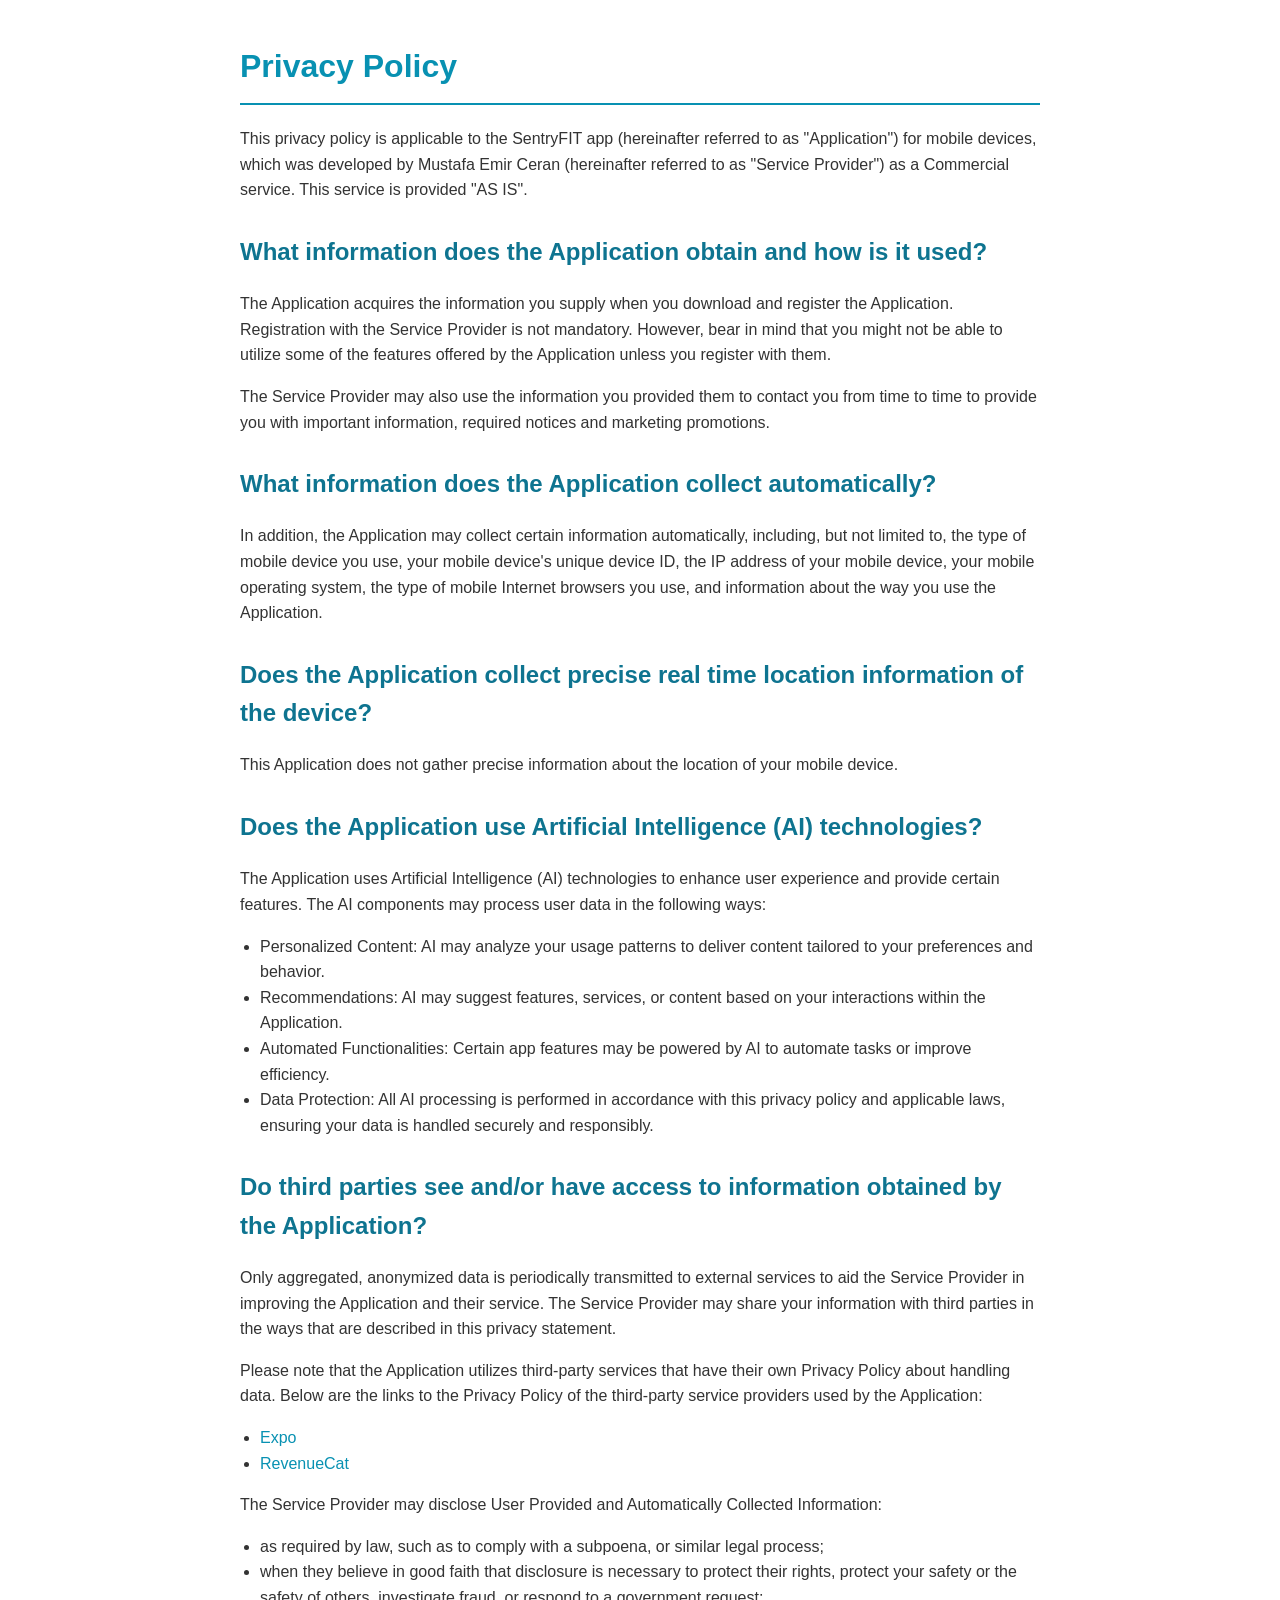
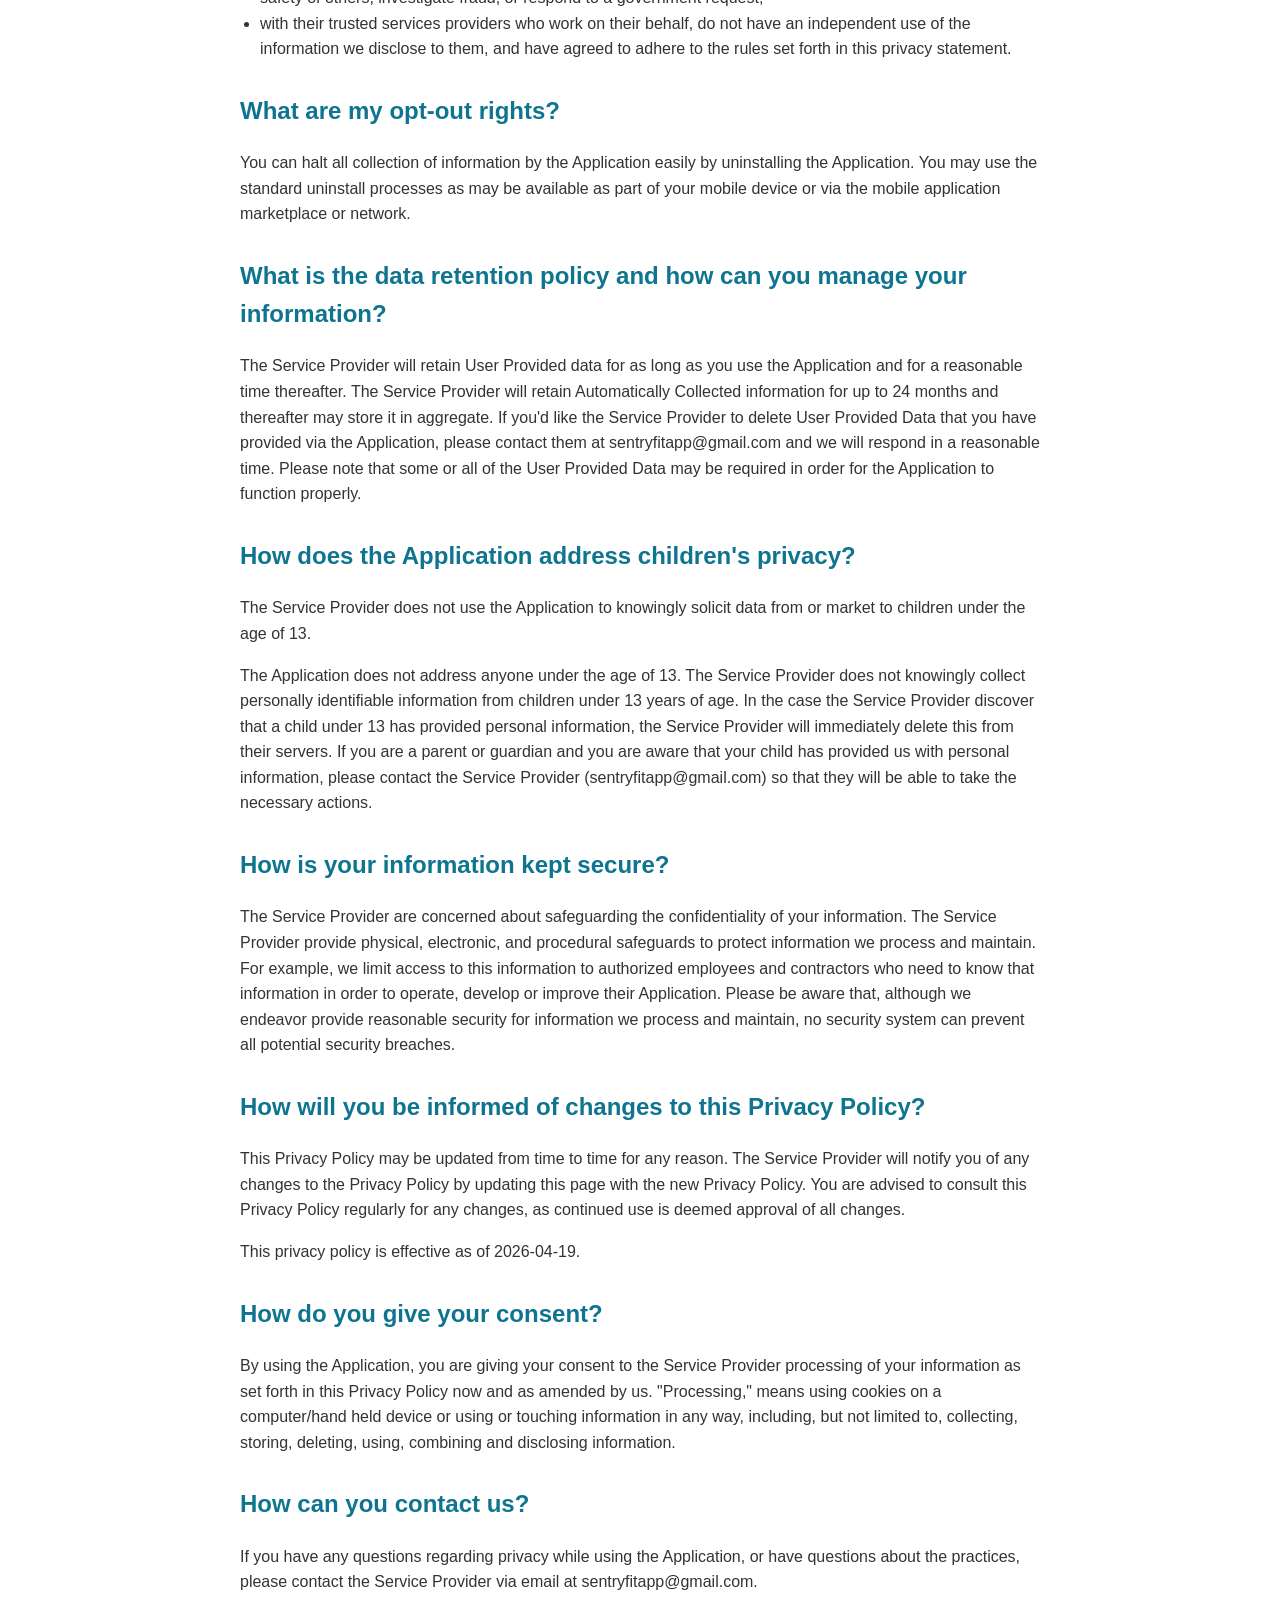
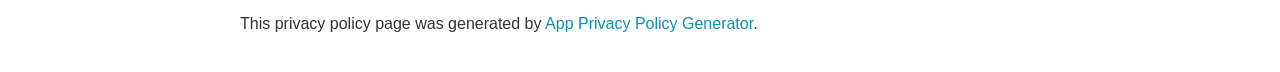
<file: legal/privacy.html>
<!DOCTYPE html>
<html>
<head>
    <meta charset="utf-8">
    <meta name="viewport" content="width=device-width, initial-scale=1">
    <title>Privacy Policy - SentryFIT</title>
    <style>
        body { font-family: -apple-system, BlinkMacSystemFont, "Segoe UI", Roboto, sans-serif; max-width: 800px; margin: 0 auto; padding: 20px; line-height: 1.6; color: #333; }
        h1 { color: #0891B2; border-bottom: 2px solid #0891B2; padding-bottom: 10px; }
        h2 { color: #0E7490; margin-top: 30px; }
        ul { padding-left: 20px; }
        a { color: #0891B2; text-decoration: none; }
        a:hover { text-decoration: underline; }
    </style>
</head>
<body>
    <h1>Privacy Policy</h1>

    <p>This privacy policy is applicable to the SentryFIT app (hereinafter referred to as "Application") for mobile devices, which was developed by Mustafa Emir Ceran (hereinafter referred to as "Service Provider") as a Commercial service. This service is provided "AS IS".</p>

    <h2>What information does the Application obtain and how is it used?</h2>
    <p>The Application acquires the information you supply when you download and register the Application. Registration with the Service Provider is not mandatory. However, bear in mind that you might not be able to utilize some of the features offered by the Application unless you register with them.</p>
    <p>The Service Provider may also use the information you provided them to contact you from time to time to provide you with important information, required notices and marketing promotions.</p>

    <h2>What information does the Application collect automatically?</h2>
    <p>In addition, the Application may collect certain information automatically, including, but not limited to, the type of mobile device you use, your mobile device's unique device ID, the IP address of your mobile device, your mobile operating system, the type of mobile Internet browsers you use, and information about the way you use the Application.</p>

    <h2>Does the Application collect precise real time location information of the device?</h2>
    <p>This Application does not gather precise information about the location of your mobile device.</p>

    <h2>Does the Application use Artificial Intelligence (AI) technologies?</h2>
    <p>The Application uses Artificial Intelligence (AI) technologies to enhance user experience and provide certain features. The AI components may process user data in the following ways:</p>
    <ul>
        <li>Personalized Content: AI may analyze your usage patterns to deliver content tailored to your preferences and behavior.</li>
        <li>Recommendations: AI may suggest features, services, or content based on your interactions within the Application.</li>
        <li>Automated Functionalities: Certain app features may be powered by AI to automate tasks or improve efficiency.</li>
        <li>Data Protection: All AI processing is performed in accordance with this privacy policy and applicable laws, ensuring your data is handled securely and responsibly.</li>
    </ul>

    <h2>Do third parties see and/or have access to information obtained by the Application?</h2>
    <p>Only aggregated, anonymized data is periodically transmitted to external services to aid the Service Provider in improving the Application and their service. The Service Provider may share your information with third parties in the ways that are described in this privacy statement.</p>
    <p>Please note that the Application utilizes third-party services that have their own Privacy Policy about handling data. Below are the links to the Privacy Policy of the third-party service providers used by the Application:</p>
    <ul>
        <li><a href="https://expo.io/privacy">Expo</a></li>
        <li><a href="https://www.revenuecat.com/privacy">RevenueCat</a></li>
    </ul>
    <p>The Service Provider may disclose User Provided and Automatically Collected Information:</p>
    <ul>
        <li>as required by law, such as to comply with a subpoena, or similar legal process;</li>
        <li>when they believe in good faith that disclosure is necessary to protect their rights, protect your safety or the safety of others, investigate fraud, or respond to a government request;</li>
        <li>with their trusted services providers who work on their behalf, do not have an independent use of the information we disclose to them, and have agreed to adhere to the rules set forth in this privacy statement.</li>
    </ul>

    <h2>What are my opt-out rights?</h2>
    <p>You can halt all collection of information by the Application easily by uninstalling the Application. You may use the standard uninstall processes as may be available as part of your mobile device or via the mobile application marketplace or network.</p>

    <h2>What is the data retention policy and how can you manage your information?</h2>
    <p>The Service Provider will retain User Provided data for as long as you use the Application and for a reasonable time thereafter. The Service Provider will retain Automatically Collected information for up to 24 months and thereafter may store it in aggregate. If you'd like the Service Provider to delete User Provided Data that you have provided via the Application, please contact them at sentryfitapp@gmail.com and we will respond in a reasonable time. Please note that some or all of the User Provided Data may be required in order for the Application to function properly.</p>

    <h2>How does the Application address children's privacy?</h2>
    <p>The Service Provider does not use the Application to knowingly solicit data from or market to children under the age of 13.</p>
    <p>The Application does not address anyone under the age of 13. The Service Provider does not knowingly collect personally identifiable information from children under 13 years of age. In the case the Service Provider discover that a child under 13 has provided personal information, the Service Provider will immediately delete this from their servers. If you are a parent or guardian and you are aware that your child has provided us with personal information, please contact the Service Provider (sentryfitapp@gmail.com) so that they will be able to take the necessary actions.</p>

    <h2>How is your information kept secure?</h2>
    <p>The Service Provider are concerned about safeguarding the confidentiality of your information. The Service Provider provide physical, electronic, and procedural safeguards to protect information we process and maintain. For example, we limit access to this information to authorized employees and contractors who need to know that information in order to operate, develop or improve their Application. Please be aware that, although we endeavor provide reasonable security for information we process and maintain, no security system can prevent all potential security breaches.</p>

    <h2>How will you be informed of changes to this Privacy Policy?</h2>
    <p>This Privacy Policy may be updated from time to time for any reason. The Service Provider will notify you of any changes to the Privacy Policy by updating this page with the new Privacy Policy. You are advised to consult this Privacy Policy regularly for any changes, as continued use is deemed approval of all changes.</p>
    <p>This privacy policy is effective as of 2026-04-19.</p>

    <h2>How do you give your consent?</h2>
    <p>By using the Application, you are giving your consent to the Service Provider processing of your information as set forth in this Privacy Policy now and as amended by us. "Processing," means using cookies on a computer/hand held device or using or touching information in any way, including, but not limited to, collecting, storing, deleting, using, combining and disclosing information.</p>

    <h2>How can you contact us?</h2>
    <p>If you have any questions regarding privacy while using the Application, or have questions about the practices, please contact the Service Provider via email at sentryfitapp@gmail.com.</p>

    <p class="legal">This privacy policy page was generated by <a href="https://app-privacy-policy-generator.nisrulz.com/">App Privacy Policy Generator</a>.</p>
</body>
</html>
</file>
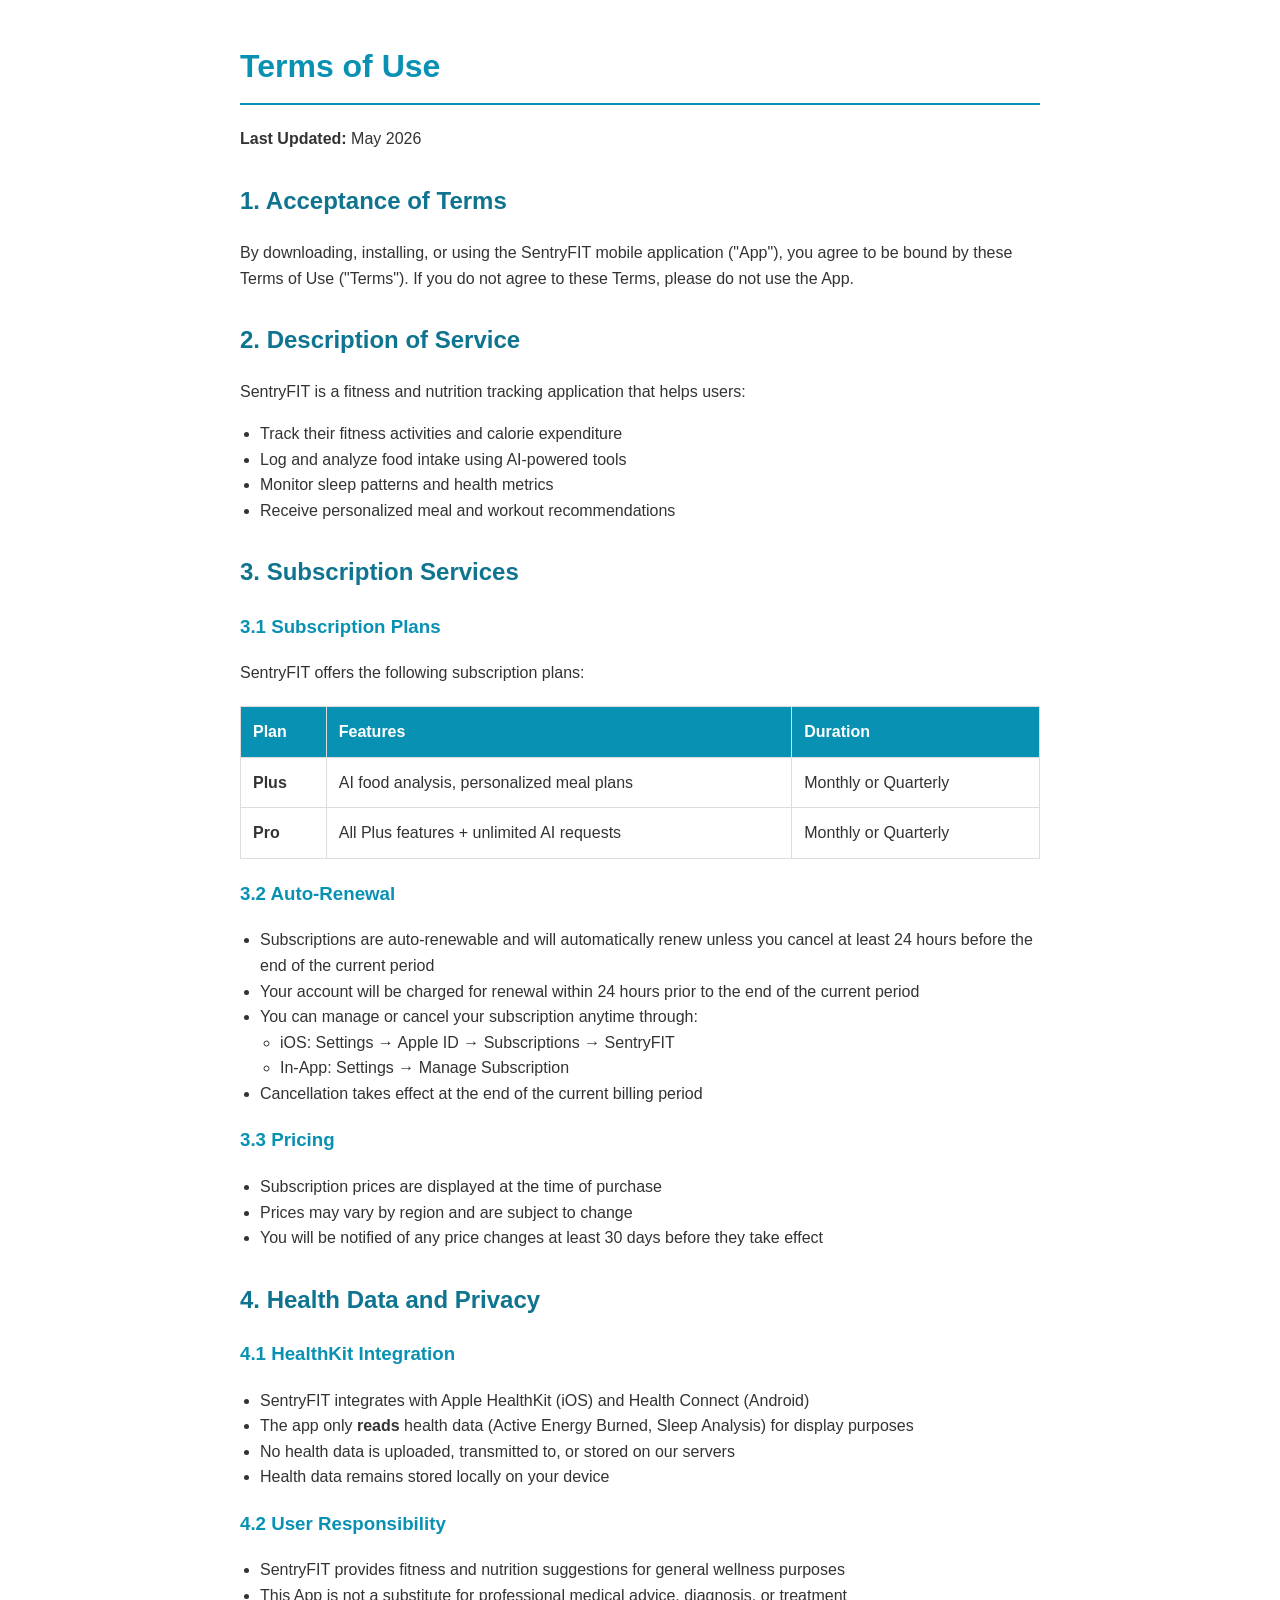
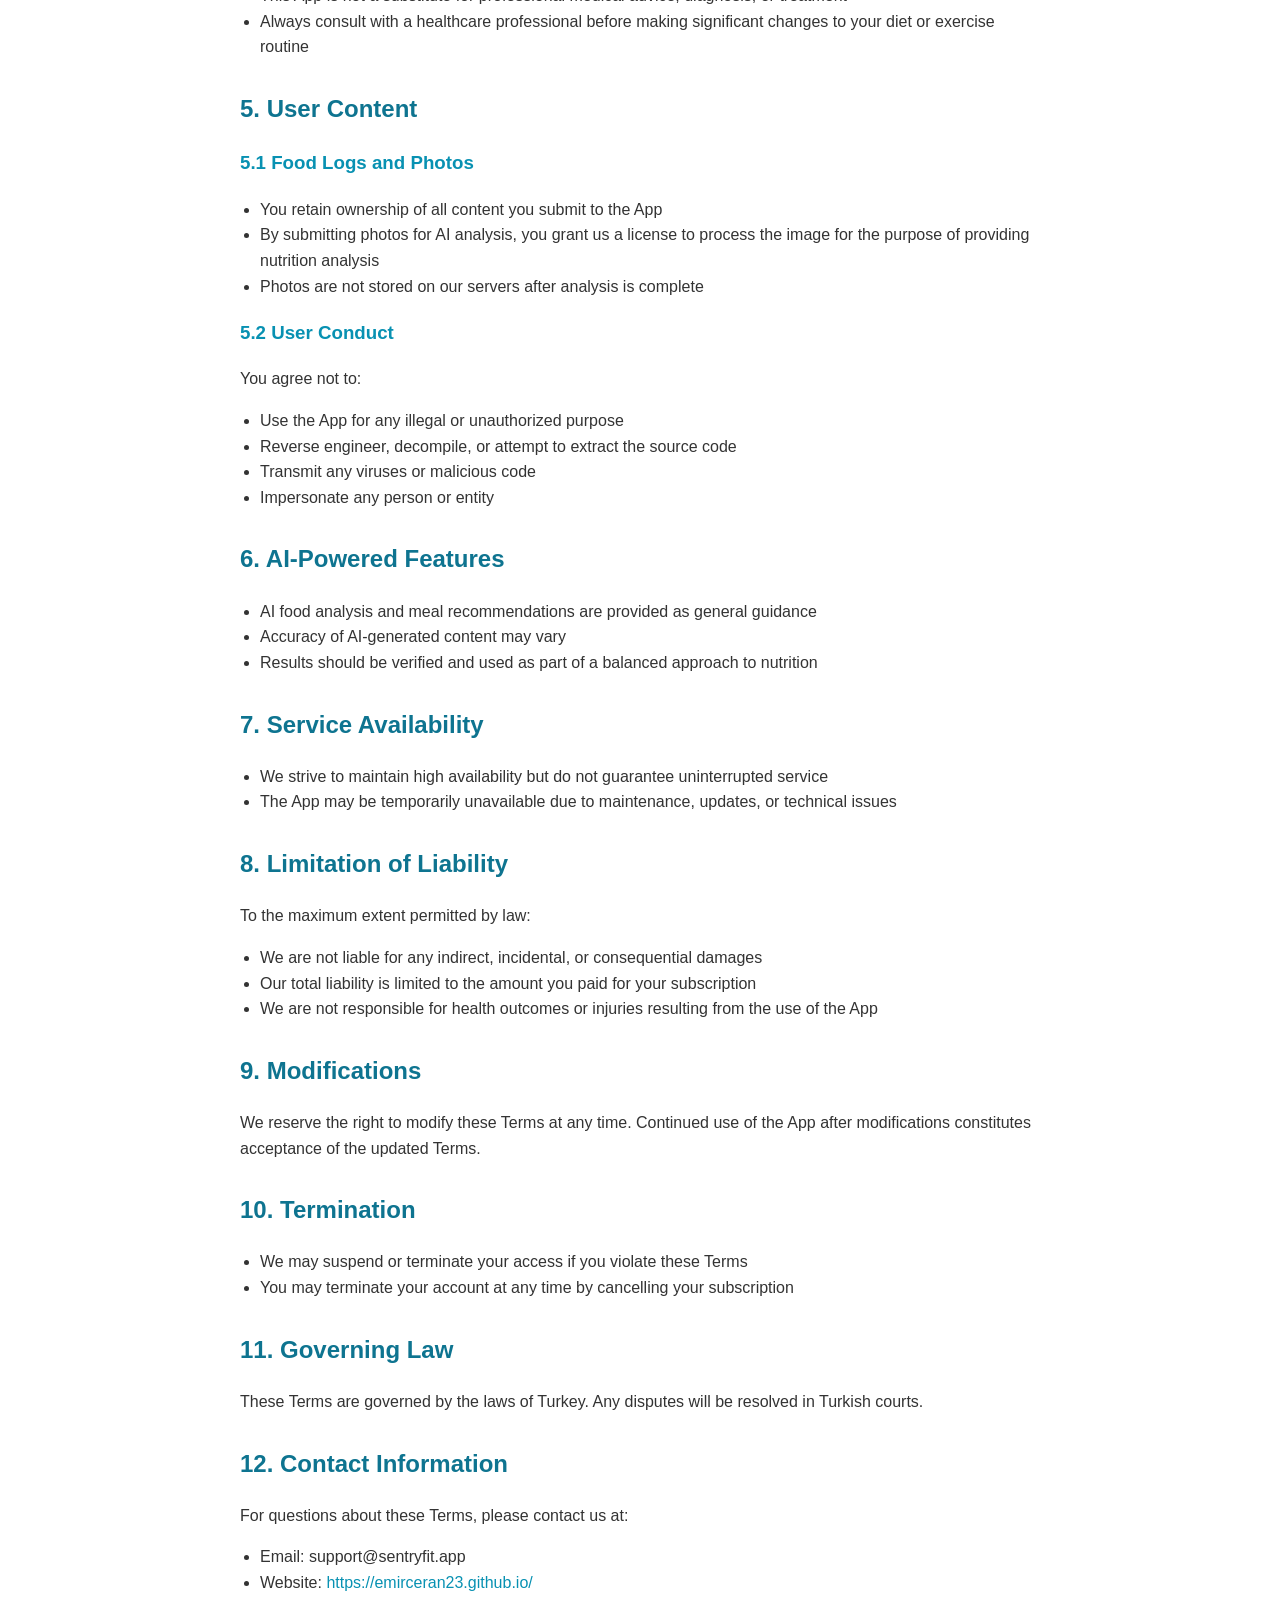
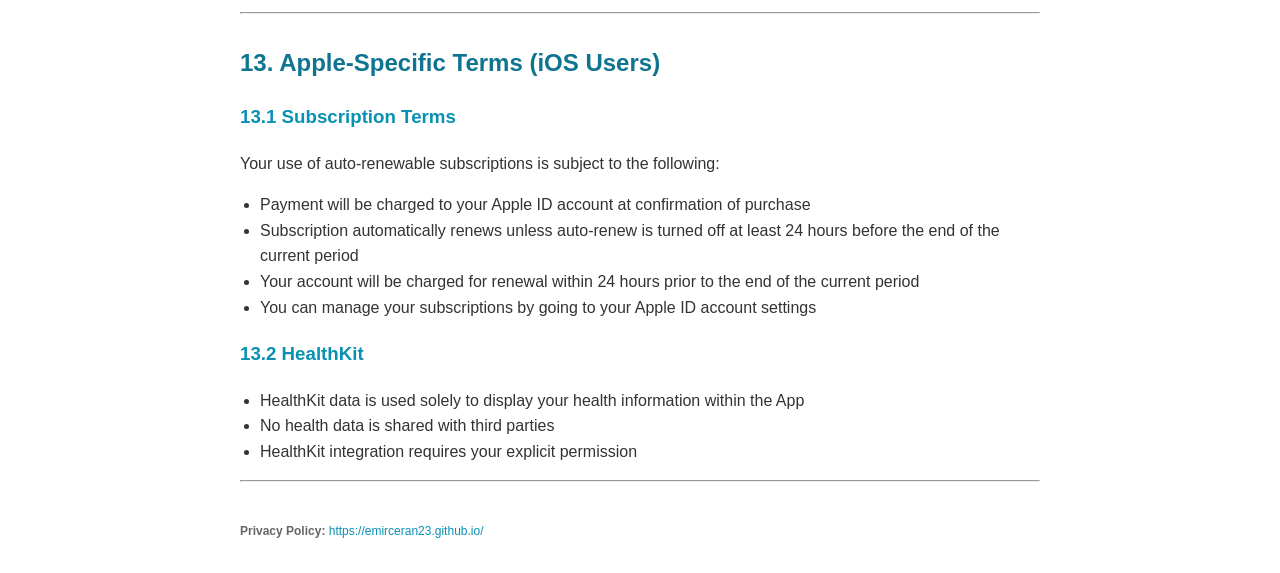
<file: legal/terms.html>
<!DOCTYPE html>
<html>
<head>
    <meta charset="utf-8">
    <meta name="viewport" content="width=device-width, initial-scale=1">
    <title>Terms of Use - SentryFIT</title>
    <style>
        body { font-family: -apple-system, BlinkMacSystemFont, "Segoe UI", Roboto, sans-serif; max-width: 800px; margin: 0 auto; padding: 20px; line-height: 1.6; color: #333; }
        h1 { color: #0891B2; border-bottom: 2px solid #0891B2; padding-bottom: 10px; }
        h2 { color: #0E7490; margin-top: 30px; }
        h3 { color: #0891B2; }
        table { border-collapse: collapse; width: 100%; margin: 20px 0; }
        th, td { border: 1px solid #ddd; padding: 12px; text-align: left; }
        th { background-color: #0891B2; color: white; }
        ul { padding-left: 20px; }
        .legal { font-size: 12px; color: #666; margin-top: 40px; }
        a { color: #0891B2; text-decoration: none; }
        a:hover { text-decoration: underline; }
    </style>
</head>
<body>
    <h1>Terms of Use</h1>
    <p><strong>Last Updated:</strong> May 2026</p>

    <h2>1. Acceptance of Terms</h2>
    <p>By downloading, installing, or using the SentryFIT mobile application ("App"), you agree to be bound by these Terms of Use ("Terms"). If you do not agree to these Terms, please do not use the App.</p>

    <h2>2. Description of Service</h2>
    <p>SentryFIT is a fitness and nutrition tracking application that helps users:</p>
    <ul>
        <li>Track their fitness activities and calorie expenditure</li>
        <li>Log and analyze food intake using AI-powered tools</li>
        <li>Monitor sleep patterns and health metrics</li>
        <li>Receive personalized meal and workout recommendations</li>
    </ul>

    <h2>3. Subscription Services</h2>
    <h3>3.1 Subscription Plans</h3>
    <p>SentryFIT offers the following subscription plans:</p>

    <table>
        <thead>
            <tr>
                <th>Plan</th>
                <th>Features</th>
                <th>Duration</th>
            </tr>
        </thead>
        <tbody>
            <tr>
                <td><strong>Plus</strong></td>
                <td>AI food analysis, personalized meal plans</td>
                <td>Monthly or Quarterly</td>
            </tr>
            <tr>
                <td><strong>Pro</strong></td>
                <td>All Plus features + unlimited AI requests</td>
                <td>Monthly or Quarterly</td>
            </tr>
        </tbody>
    </table>

    <h3>3.2 Auto-Renewal</h3>
    <ul>
        <li>Subscriptions are auto-renewable and will automatically renew unless you cancel at least 24 hours before the end of the current period</li>
        <li>Your account will be charged for renewal within 24 hours prior to the end of the current period</li>
        <li>You can manage or cancel your subscription anytime through:
            <ul>
                <li>iOS: Settings &rarr; Apple ID &rarr; Subscriptions &rarr; SentryFIT</li>
                <li>In-App: Settings &rarr; Manage Subscription</li>
            </ul>
        </li>
        <li>Cancellation takes effect at the end of the current billing period</li>
    </ul>

    <h3>3.3 Pricing</h3>
    <ul>
        <li>Subscription prices are displayed at the time of purchase</li>
        <li>Prices may vary by region and are subject to change</li>
        <li>You will be notified of any price changes at least 30 days before they take effect</li>
    </ul>

    <h2>4. Health Data and Privacy</h2>
    <h3>4.1 HealthKit Integration</h3>
    <ul>
        <li>SentryFIT integrates with Apple HealthKit (iOS) and Health Connect (Android)</li>
        <li>The app only <strong>reads</strong> health data (Active Energy Burned, Sleep Analysis) for display purposes</li>
        <li>No health data is uploaded, transmitted to, or stored on our servers</li>
        <li>Health data remains stored locally on your device</li>
    </ul>

    <h3>4.2 User Responsibility</h3>
    <ul>
        <li>SentryFIT provides fitness and nutrition suggestions for general wellness purposes</li>
        <li>This App is not a substitute for professional medical advice, diagnosis, or treatment</li>
        <li>Always consult with a healthcare professional before making significant changes to your diet or exercise routine</li>
    </ul>

    <h2>5. User Content</h2>
    <h3>5.1 Food Logs and Photos</h3>
    <ul>
        <li>You retain ownership of all content you submit to the App</li>
        <li>By submitting photos for AI analysis, you grant us a license to process the image for the purpose of providing nutrition analysis</li>
        <li>Photos are not stored on our servers after analysis is complete</li>
    </ul>

    <h3>5.2 User Conduct</h3>
    <p>You agree not to:</p>
    <ul>
        <li>Use the App for any illegal or unauthorized purpose</li>
        <li>Reverse engineer, decompile, or attempt to extract the source code</li>
        <li>Transmit any viruses or malicious code</li>
        <li>Impersonate any person or entity</li>
    </ul>

    <h2>6. AI-Powered Features</h2>
    <ul>
        <li>AI food analysis and meal recommendations are provided as general guidance</li>
        <li>Accuracy of AI-generated content may vary</li>
        <li>Results should be verified and used as part of a balanced approach to nutrition</li>
    </ul>

    <h2>7. Service Availability</h2>
    <ul>
        <li>We strive to maintain high availability but do not guarantee uninterrupted service</li>
        <li>The App may be temporarily unavailable due to maintenance, updates, or technical issues</li>
    </ul>

    <h2>8. Limitation of Liability</h2>
    <p>To the maximum extent permitted by law:</p>
    <ul>
        <li>We are not liable for any indirect, incidental, or consequential damages</li>
        <li>Our total liability is limited to the amount you paid for your subscription</li>
        <li>We are not responsible for health outcomes or injuries resulting from the use of the App</li>
    </ul>

    <h2>9. Modifications</h2>
    <p>We reserve the right to modify these Terms at any time. Continued use of the App after modifications constitutes acceptance of the updated Terms.</p>

    <h2>10. Termination</h2>
    <ul>
        <li>We may suspend or terminate your access if you violate these Terms</li>
        <li>You may terminate your account at any time by cancelling your subscription</li>
    </ul>

    <h2>11. Governing Law</h2>
    <p>These Terms are governed by the laws of Turkey. Any disputes will be resolved in Turkish courts.</p>

    <h2>12. Contact Information</h2>
    <p>For questions about these Terms, please contact us at:</p>
    <ul>
        <li>Email: support@sentryfit.app</li>
        <li>Website: <a href="https://emirceran23.github.io/">https://emirceran23.github.io/</a></li>
    </ul>

    <hr>

    <h2>13. Apple-Specific Terms (iOS Users)</h2>
    <h3>13.1 Subscription Terms</h3>
    <p>Your use of auto-renewable subscriptions is subject to the following:</p>
    <ul>
        <li>Payment will be charged to your Apple ID account at confirmation of purchase</li>
        <li>Subscription automatically renews unless auto-renew is turned off at least 24 hours before the end of the current period</li>
        <li>Your account will be charged for renewal within 24 hours prior to the end of the current period</li>
        <li>You can manage your subscriptions by going to your Apple ID account settings</li>
    </ul>

    <h3>13.2 HealthKit</h3>
    <ul>
        <li>HealthKit data is used solely to display your health information within the App</li>
        <li>No health data is shared with third parties</li>
        <li>HealthKit integration requires your explicit permission</li>
    </ul>

    <hr>

    <p class="legal"><strong>Privacy Policy:</strong> <a href="https://emirceran23.github.io/">https://emirceran23.github.io/</a></p>
</body>
</html>
</file>
